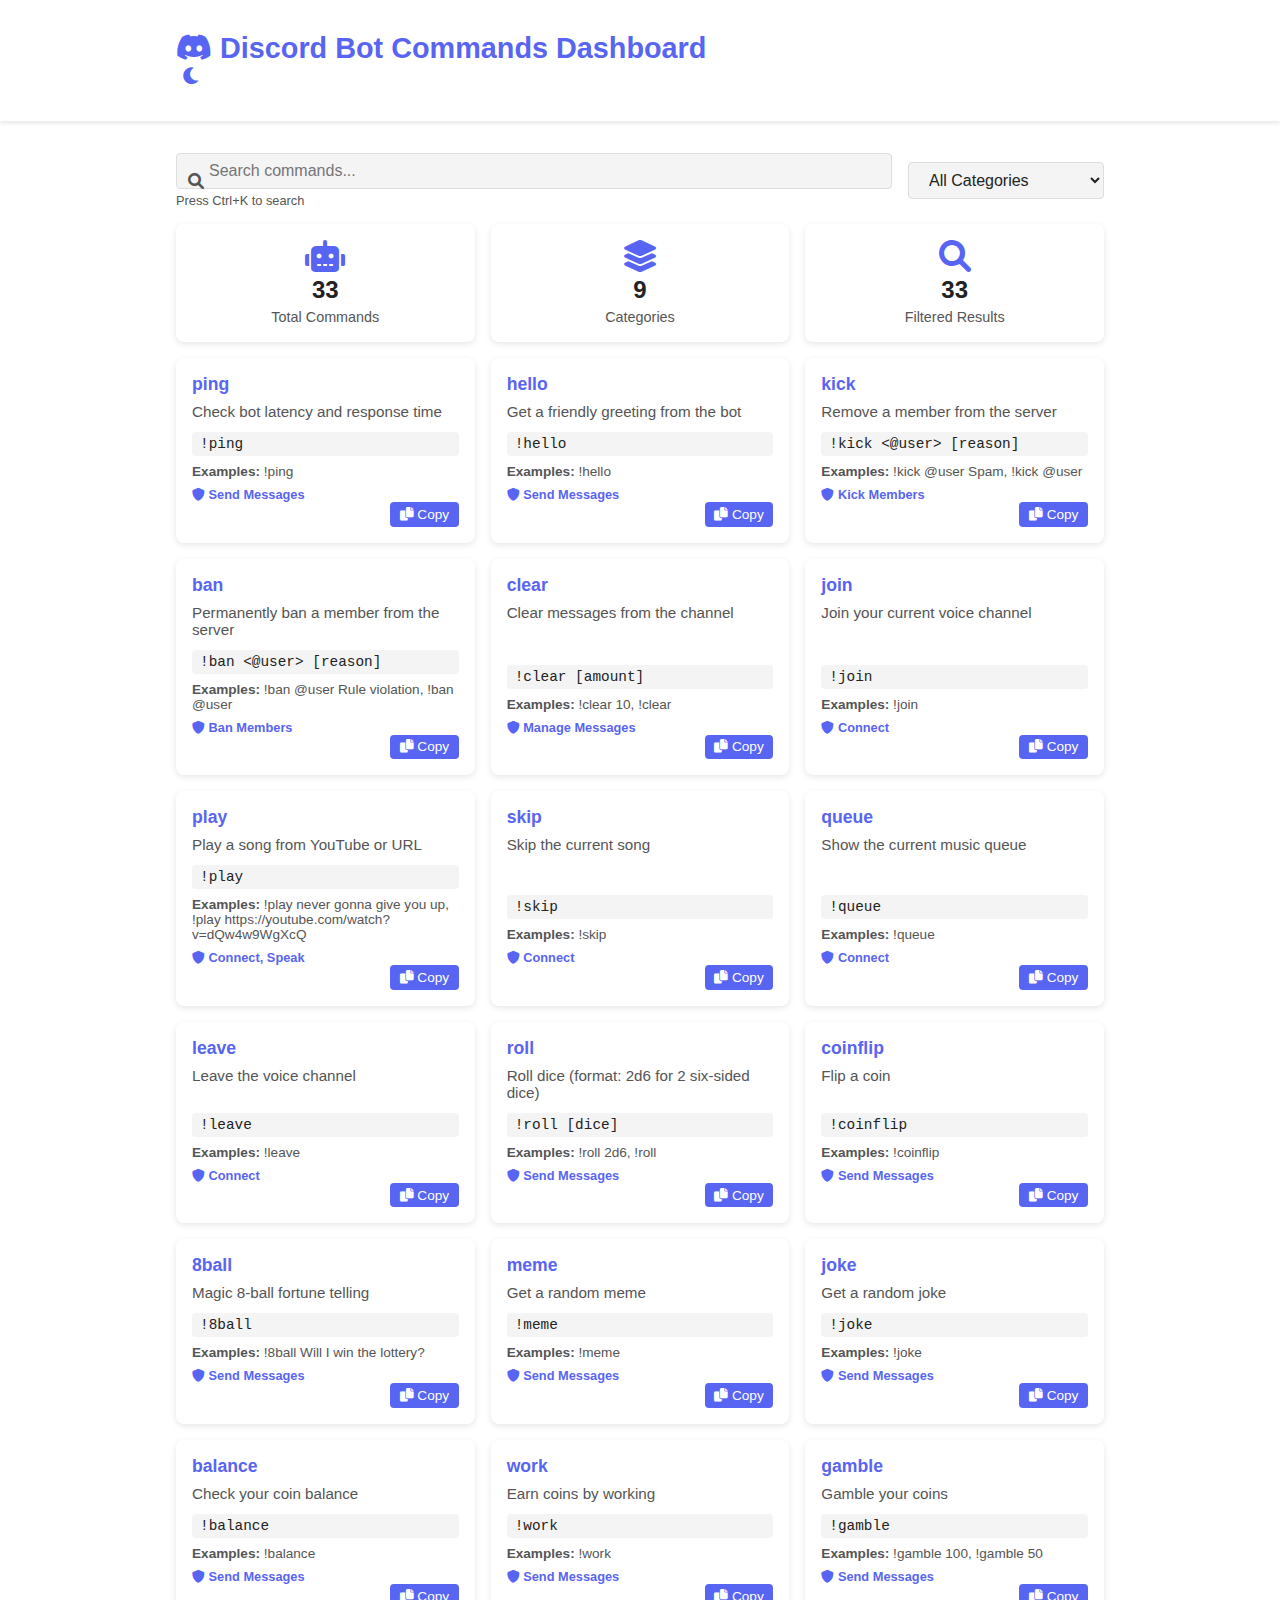
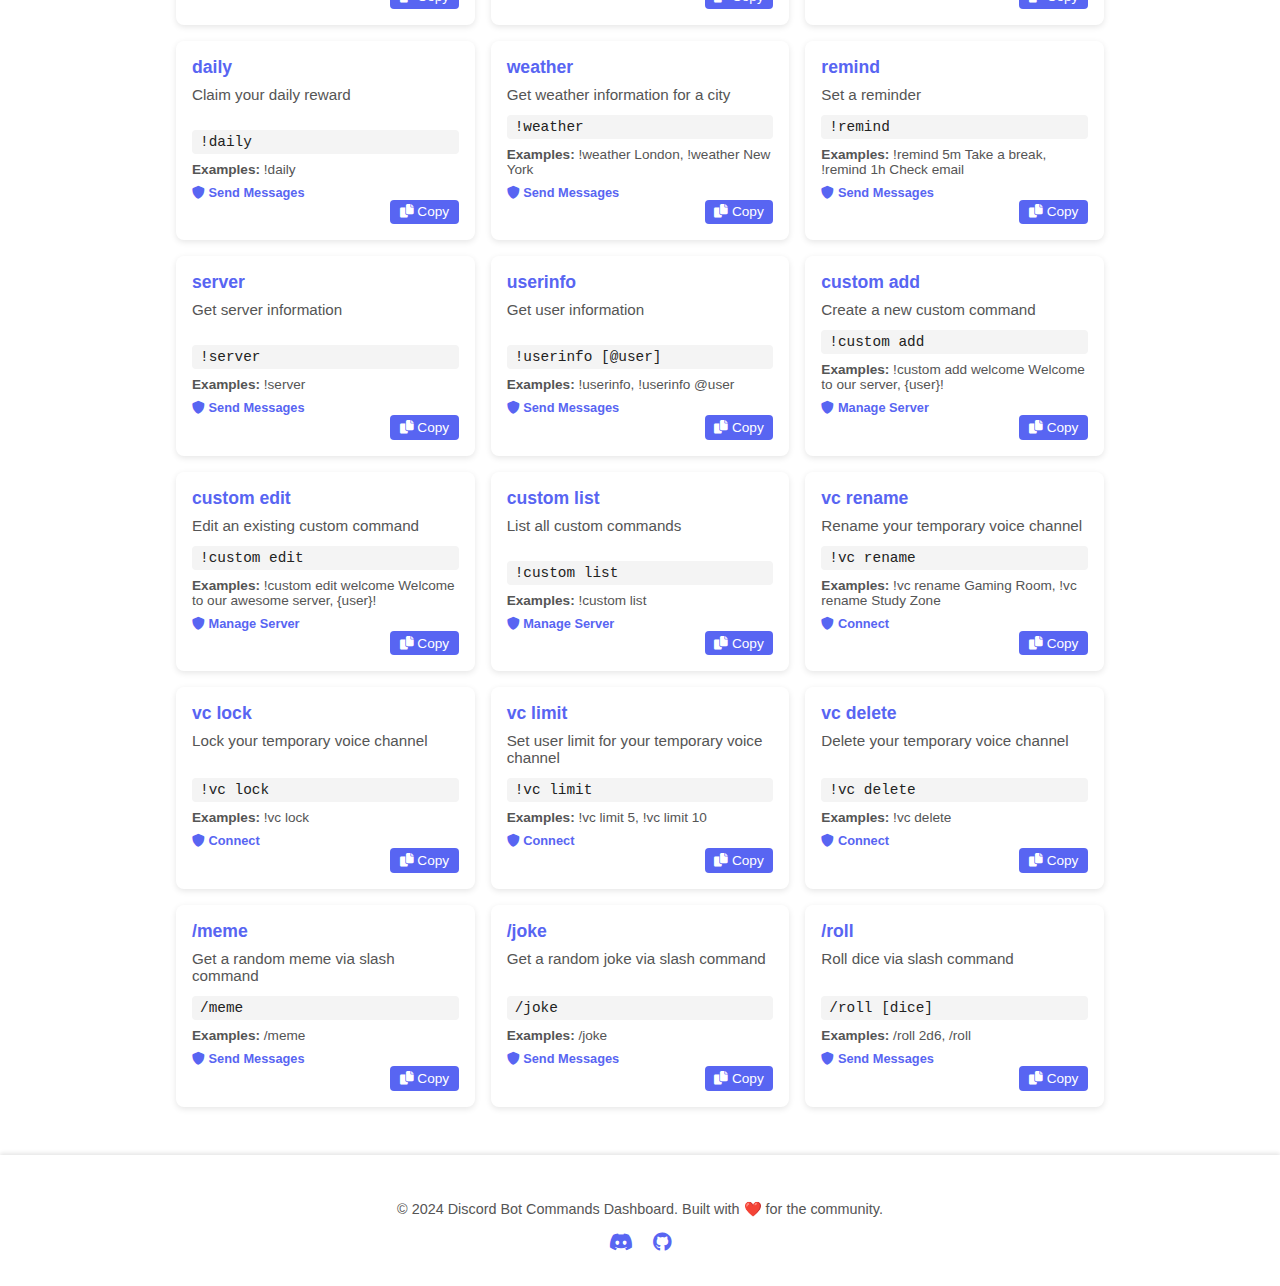
<file: index.html>
<!DOCTYPE html>
<html lang="en">
<head>
    <meta charset="UTF-8">
    <meta name="viewport" content="width=device-width, initial-scale=1.0">
    <title>Discord Bot Commands Dashboard</title>
    <link rel="stylesheet" href="css/styles.css">
    <link rel="stylesheet" href="https://cdnjs.cloudflare.com/ajax/libs/font-awesome/6.0.0/css/all.min.css">
</head>
<body>
    <header>
        <div class="container">
            <h1><i class="fab fa-discord"></i> Discord Bot Commands Dashboard</h1>
            <div class="theme-toggle">
                <button id="theme-toggle" aria-label="Toggle theme">
                    <i class="fas fa-sun"></i>
                </button>
            </div>
        </div>
    </header>

    <main class="container">
        <div class="search-section">
            <div class="search-bar">
                <i class="fas fa-search"></i>
                <input type="text" id="search-input" placeholder="Search commands...">
                <button id="clear-search" aria-label="Clear search">
                    <i class="fas fa-times"></i>
                </button>
            </div>
            <div class="filter-section">
                <select id="category-filter">
                    <option value="all">All Categories</option>
                    <option value="basic">Basic Commands</option>
                    <option value="moderation">Moderation</option>
                    <option value="music">Music</option>
                    <option value="fun">Fun & Games</option>
                    <option value="economy">Economy</option>
                    <option value="utility">Utility</option>
                    <option value="custom">Custom Commands</option>
                    <option value="tempvoice">TempVoice</option>
                    <option value="slash">Slash Commands</option>
                </select>
            </div>
        </div>

        <div class="stats-section">
            <div class="stat-card">
                <i class="fas fa-robot"></i>
                <span class="stat-number" id="total-commands">0</span>
                <span class="stat-label">Total Commands</span>
            </div>
            <div class="stat-card">
                <i class="fas fa-layer-group"></i>
                <span class="stat-number" id="total-categories">0</span>
                <span class="stat-label">Categories</span>
            </div>
            <div class="stat-card">
                <i class="fas fa-search"></i>
                <span class="stat-number" id="search-results">0</span>
                <span class="stat-label">Filtered Results</span>
            </div>
        </div>

        <div id="commands-container">
            <div class="loading">
                <i class="fas fa-spinner fa-spin"></i>
                <p>Loading commands...</p>
            </div>
        </div>
    </main>

    <footer>
        <div class="container">
            <p>&copy; 2024 Discord Bot Commands Dashboard. Built with ❤️ for the community.</p>
            <div class="social-links">
                <a href="#" aria-label="Discord"><i class="fab fa-discord"></i></a>
                <a href="#" aria-label="GitHub"><i class="fab fa-github"></i></a>
            </div>
        </div>
    </footer>

    <script src="js/script.js"></script>
</body>
</html>
</file>
<file: css/styles.css>
/* CSS Variables for Theme Support */
:root {
    --bg-primary: #ffffff;
    --bg-secondary: #f4f4f4;
    --text-primary: #222222;
    --text-secondary: #555555;
    --accent-color: #5865f2;
    --card-bg: #ffffff;
    --border-color: #dddddd;
    --shadow-color: rgba(0, 0, 0, 0.1);
}

[data-theme="dark"] {
    --bg-primary: #2c2f33;
    --bg-secondary: #23272a;
    --text-primary: #ffffff;
    --text-secondary: #bbbbbb;
    --accent-color: #7289da;
    --card-bg: #2f3136;
    --border-color: #444c56;
    --shadow-color: rgba(0, 0, 0, 0.5);
}

* {
    box-sizing: border-box;
}

body {
    margin: 0;
    font-family: 'Segoe UI', Tahoma, Geneva, Verdana, sans-serif;
    background-color: var(--bg-primary);
    color: var(--text-primary);
    transition: background-color 0.3s, color 0.3s;
}

.container {
    max-width: 960px;
    margin: 0 auto;
    padding: 1rem;
}

header {
    background-color: var(--card-bg);
    box-shadow: 0 2px 4px var(--shadow-color);
    padding: 1rem 0;
    margin-bottom: 1rem;
}

header h1 {
    margin: 0;
    font-size: 1.8rem;
    display: flex;
    align-items: center;
    gap: 0.5rem;
    color: var(--accent-color);
}

.theme-toggle {
    margin-left: auto;
}

.theme-toggle button {
    background: none;
    border: none;
    cursor: pointer;
    font-size: 1.2rem;
    color: var(--accent-color);
    transition: color 0.3s;
}

.theme-toggle button:hover {
    color: var(--text-secondary);
}

main {
    min-height: 70vh;
}

.search-section {
    display: flex;
    flex-wrap: wrap;
    gap: 1rem;
    margin-bottom: 1rem;
    align-items: center;
}

.search-bar {
    flex: 1 1 300px;
    position: relative;
}

.search-bar input {
    width: 100%;
    padding: 0.5rem 2.5rem 0.5rem 2rem;
    border: 1px solid var(--border-color);
    border-radius: 4px;
    font-size: 1rem;
    color: var(--text-primary);
    background-color: var(--bg-secondary);
    transition: border-color 0.3s;
}

.search-bar input:focus {
    outline: none;
    border-color: var(--accent-color);
}

.search-bar i {
    position: absolute;
    left: 0.75rem;
    top: 50%;
    transform: translateY(-50%);
    color: var(--text-secondary);
}

#clear-search {
    position: absolute;
    right: 0.25rem;
    top: 50%;
    transform: translateY(-50%);
    background: none;
    border: none;
    cursor: pointer;
    color: var(--text-secondary);
    font-size: 1rem;
    display: none;
}

#clear-search.visible {
    display: block;
}

.filter-section select {
    padding: 0.5rem 1rem;
    font-size: 1rem;
    border-radius: 4px;
    border: 1px solid var(--border-color);
    background-color: var(--bg-secondary);
    color: var(--text-primary);
    cursor: pointer;
    transition: border-color 0.3s;
}

.filter-section select:focus {
    outline: none;
    border-color: var(--accent-color);
}

.stats-section {
    display: flex;
    gap: 1rem;
    margin-bottom: 1rem;
    justify-content: center;
    flex-wrap: wrap;
}

.stat-card {
    background-color: var(--card-bg);
    border-radius: 8px;
    padding: 1rem 1.5rem;
    box-shadow: 0 2px 6px var(--shadow-color);
    text-align: center;
    flex: 1 1 150px;
    min-width: 150px;
}

.stat-card i {
    font-size: 2rem;
    color: var(--accent-color);
    margin-bottom: 0.25rem;
}

.stat-number {
    font-size: 1.5rem;
    font-weight: bold;
    display: block;
    margin-bottom: 0.25rem;
}

.stat-label {
    font-size: 0.9rem;
    color: var(--text-secondary);
}

#commands-container {
    display: grid;
    grid-template-columns: repeat(auto-fit, minmax(280px, 1fr));
    gap: 1rem;
}

.command-card {
    background-color: var(--card-bg);
    border-radius: 8px;
    padding: 1rem;
    box-shadow: 0 2px 6px var(--shadow-color);
    display: flex;
    flex-direction: column;
    justify-content: space-between;
    transition: transform 0.2s;
}

.command-card:hover {
    transform: translateY(-5px);
}

.command-header {
    font-weight: bold;
    font-size: 1.1rem;
    margin-bottom: 0.5rem;
    color: var(--accent-color);
}

.command-description {
    flex-grow: 1;
    font-size: 0.95rem;
    margin-bottom: 0.75rem;
    color: var(--text-secondary);
}

.command-usage {
    font-family: monospace;
    background-color: var(--bg-secondary);
    padding: 0.25rem 0.5rem;
    border-radius: 4px;
    font-size: 0.9rem;
    margin-bottom: 0.5rem;
    user-select: all;
}

.command-examples {
    font-size: 0.85rem;
    color: var(--text-secondary);
    margin-bottom: 0.5rem;
}

.command-permissions {
    font-size: 0.8rem;
    color: var(--accent-color);
    font-weight: 600;
}

.copy-btn {
    align-self: flex-end;
    background-color: var(--accent-color);
    border: none;
    color: white;
    padding: 0.3rem 0.6rem;
    border-radius: 4px;
    cursor: pointer;
    font-size: 0.85rem;
    transition: background-color 0.3s;
}

.copy-btn:hover {
    background-color: #4752c4;
}

.loading {
    text-align: center;
    font-size: 1.2rem;
    color: var(--text-secondary);
    grid-column: 1 / -1;
}

footer {
    background-color: var(--card-bg);
    padding: 1rem 0;
    text-align: center;
    color: var(--text-secondary);
    font-size: 0.9rem;
    box-shadow: 0 -2px 4px var(--shadow-color);
    margin-top: 2rem;
}

footer .social-links a {
    color: var(--accent-color);
    margin: 0 0.5rem;
    font-size: 1.2rem;
    transition: color 0.3s;
}

footer .social-links a:hover {
    color: var(--text-primary);
}

@media (max-width: 600px) {
    .search-section {
        flex-direction: column;
        align-items: stretch;
    }

    .filter-section select {
        width: 100%;
    }
}
</file>
